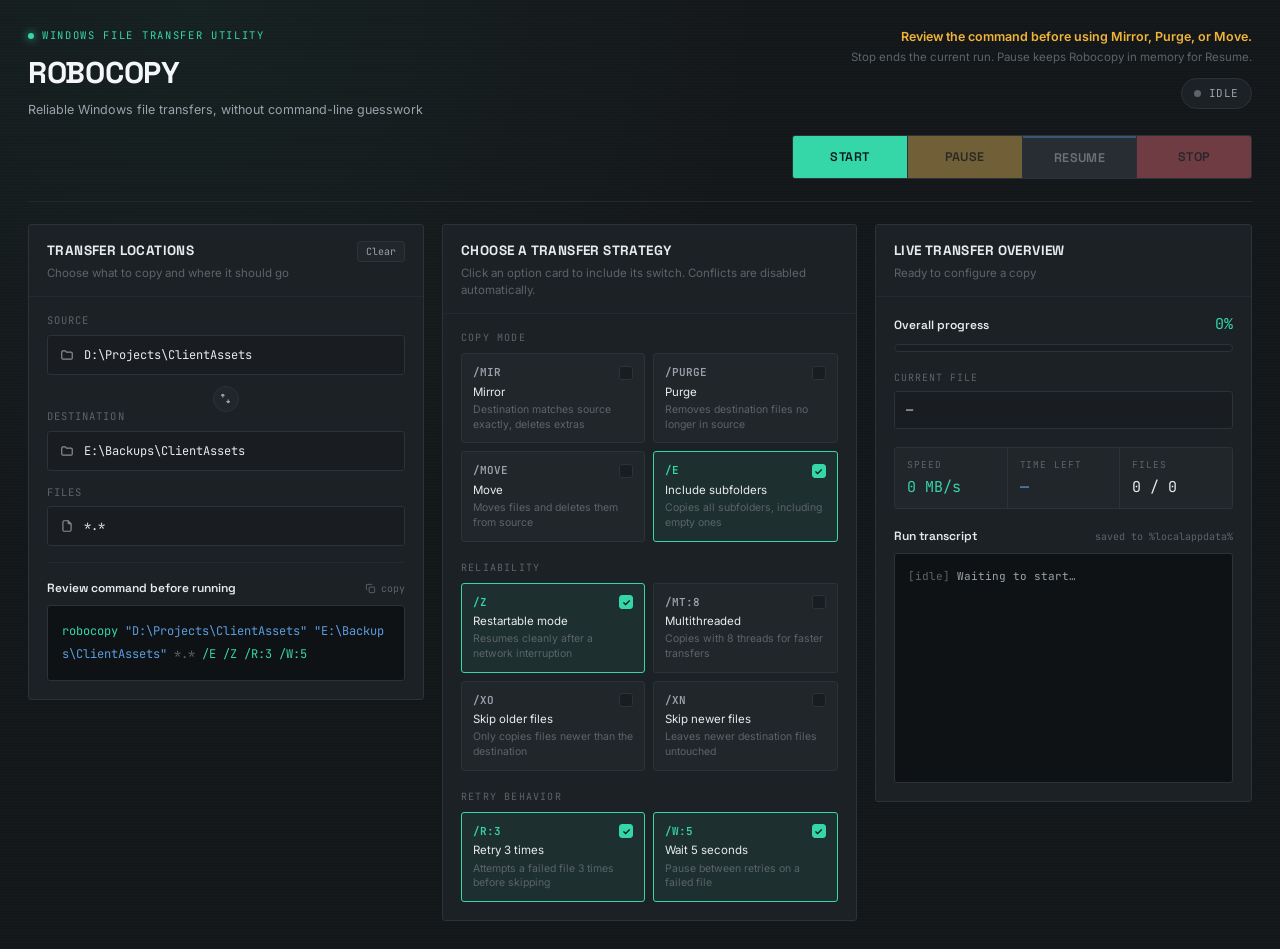
<file: GUI.html>
<!DOCTYPE html>
<html lang="en">
<head>
<meta charset="UTF-8">
<title>Robocopy — Dark Console Mockup</title>
<meta name="viewport" content="width=device-width, initial-scale=1.0">
<link rel="preconnect" href="https://fonts.googleapis.com">
<link href="https://fonts.googleapis.com/css2?family=Space+Grotesk:wght@500;600;700&family=Inter:wght@400;500;600&family=JetBrains+Mono:wght@400;500;600&display=swap" rel="stylesheet">
<style>
  :root{
    --bg: #14171A;
    --bg-raised: #191D21;
    --panel: #1C2125;
    --panel-2: #21262B;
    --border: #2B3238;
    --border-soft: #23292E;
    --text: #E8EBED;
    --text-dim: #9AA3AB;
    --text-faint: #5B6469;
    --accent: #35D6A8;
    --accent-dim: #1E8F6F;
    --accent-glow: rgba(53,214,168,0.18);
    --amber: #F0B437;
    --amber-dim: #8A6A22;
    --red: #EA5257;
    --red-dim: #7A3234;
    --blue: #5B9CE0;
    --radius: 3px;
    --font-display: 'Space Grotesk', sans-serif;
    --font-body: 'Inter', sans-serif;
    --font-mono: 'JetBrains Mono', monospace;
  }

  *{box-sizing:border-box;}
  html,body{margin:0;padding:0;}
  body{
    background: var(--bg);
    background-image:
      radial-gradient(circle at 15% 0%, rgba(53,214,168,0.05), transparent 40%),
      repeating-linear-gradient(0deg, rgba(255,255,255,0.012) 0px, rgba(255,255,255,0.012) 1px, transparent 1px, transparent 3px);
    color: var(--text);
    font-family: var(--font-body);
    font-size: 13px;
    line-height: 1.5;
    padding: 28px;
    min-height: 100vh;
  }

  .wrap{ max-width: 1440px; margin: 0 auto; }

  /* ===== HEADER ===== */
  header{
    display:flex;
    justify-content: space-between;
    align-items: flex-start;
    gap: 32px;
    padding-bottom: 22px;
    margin-bottom: 22px;
    border-bottom: 1px solid var(--border-soft);
  }
  .brand{ display:flex; flex-direction:column; gap:4px; }
  .eyebrow{
    font-family: var(--font-mono);
    font-size: 10.5px;
    letter-spacing: 0.16em;
    color: var(--accent);
    text-transform: uppercase;
    display:flex; align-items:center; gap:8px;
  }
  .eyebrow::before{
    content:"";
    width:6px; height:6px; border-radius:50%;
    background: var(--accent);
    box-shadow: 0 0 8px var(--accent);
  }
  h1{
    font-family: var(--font-display);
    font-weight: 700;
    font-size: 30px;
    letter-spacing: -0.01em;
    margin: 2px 0 0 0;
    color: #F4F6F7;
  }
  .tagline{ color: var(--text-dim); font-size: 12.5px; margin-top: 2px;}

  .header-right{ display:flex; flex-direction:column; align-items:flex-end; gap:12px; }
  .notice{
    text-align:right;
    max-width: 460px;
  }
  .notice .strong{ color: var(--amber); font-weight:600; font-size:12.5px; }
  .notice .sub{ color: var(--text-faint); font-size: 11.5px; margin-top:2px; }

  .status-pill{
    display:flex; align-items:center; gap:8px;
    font-family: var(--font-mono);
    font-size: 11px; letter-spacing:0.05em;
    background: var(--panel);
    border: 1px solid var(--border);
    padding: 6px 12px;
    border-radius: 20px;
    color: var(--text-dim);
  }
  .status-pill .dot{ width:7px; height:7px; border-radius:50%; background: var(--text-faint); }
  .status-pill.idle .dot{ background: var(--text-faint); }
  .status-pill.running .dot{ background: var(--accent); box-shadow: 0 0 6px var(--accent); animation: pulse 1.4s infinite; }
  .status-pill.running{ color: var(--accent); border-color: var(--accent-dim); }
  .status-pill.paused .dot{ background: var(--amber); box-shadow: 0 0 6px var(--amber); }
  .status-pill.paused{ color: var(--amber); border-color: var(--amber-dim); }
  .status-pill.stopped .dot{ background: var(--red); }
  .status-pill.stopped{ color: var(--red); border-color: var(--red-dim); }

  @keyframes pulse{ 0%,100%{opacity:1;} 50%{opacity:0.35;} }

  /* ===== ACTION BAR ===== */
  .action-bar{
    display:grid;
    grid-template-columns: repeat(4, 1fr);
    gap: 1px;
    background: var(--border);
    border: 1px solid var(--border);
    border-radius: var(--radius);
    overflow:hidden;
    margin-top: 14px;
    width: 460px;
    margin-left:auto;
  }
  .action-bar button{
    font-family: var(--font-display);
    font-weight: 600;
    font-size: 12.5px;
    letter-spacing: 0.03em;
    padding: 12px 0;
    border: none;
    cursor: pointer;
    background: var(--panel);
    color: var(--text-dim);
    transition: background 0.15s, color 0.15s;
  }
  .action-bar button:disabled{ cursor:not-allowed; opacity: 0.35; }
  .action-bar button.start{ color:#0B1F1A; background: var(--accent); }
  .action-bar button.start:hover:not(:disabled){ background:#4FE6BB; }
  .action-bar button.pause{ color:#241A03; background: var(--amber); }
  .action-bar button.pause:hover:not(:disabled){ background:#FFC658; }
  .action-bar button.resume{ background: var(--panel-2); color: var(--text); border-top:2px solid var(--blue); }
  .action-bar button.resume:hover:not(:disabled){ color:#fff; }
  .action-bar button.stop{ color:#2B0C0D; background: var(--red); }
  .action-bar button.stop:hover:not(:disabled){ background:#FF6B6F; }

  /* ===== GRID ===== */
  .grid{
    display:grid;
    grid-template-columns: 1.05fr 1.1fr 1fr;
    gap: 18px;
    align-items: start;
  }
  .panel{
    background: var(--panel);
    border: 1px solid var(--border);
    border-radius: var(--radius);
    overflow:hidden;
  }
  .panel-head{
    padding: 16px 18px 14px;
    border-bottom: 1px solid var(--border-soft);
    display:flex; justify-content:space-between; align-items:flex-start;
  }
  .panel-head h2{
    font-family: var(--font-display);
    font-size: 13.5px;
    letter-spacing: 0.03em;
    text-transform: uppercase;
    color: var(--text);
    margin:0;
  }
  .panel-head p{ color: var(--text-faint); font-size:11.5px; margin: 4px 0 0 0; }
  .panel-body{ padding: 16px 18px 18px; }

  /* ===== FIELDS ===== */
  .field-block{ margin-bottom: 14px; position:relative; }
  .field-label-row{
    display:flex; justify-content:space-between; align-items:center;
    margin-bottom: 6px;
  }
  .field-label{
    font-family: var(--font-mono);
    font-size: 10.5px;
    letter-spacing: 0.1em;
    color: var(--text-faint);
    text-transform: uppercase;
  }
  .mini-btn{
    font-family: var(--font-mono);
    font-size: 10px;
    color: var(--text-dim);
    background: var(--panel-2);
    border: 1px solid var(--border);
    padding: 3px 8px;
    border-radius: 3px;
    cursor:pointer;
  }
  .mini-btn:hover{ color: var(--accent); border-color: var(--accent-dim); }

  .path-input{
    display:flex; align-items:center; gap:8px;
    background: var(--bg-raised);
    border: 1px solid var(--border);
    border-radius: var(--radius);
    padding: 10px 12px;
  }
  .path-input:focus-within{ border-color: var(--accent-dim); box-shadow: 0 0 0 3px var(--accent-glow); }
  .path-input svg{ flex:none; opacity:0.55; }
  .path-input input{
    background:none; border:none; outline:none;
    color: var(--text);
    font-family: var(--font-mono);
    font-size: 12px;
    width:100%;
  }
  .path-input input::placeholder{ color: var(--text-faint); font-style: italic; }

  .swap-row{
    display:flex; justify-content:center; margin: -3px 0;
  }
  .swap-btn{
    background: var(--panel-2);
    border: 1px solid var(--border);
    border-radius: 50%;
    width: 26px; height:26px;
    display:flex; align-items:center; justify-content:center;
    cursor:pointer; color: var(--text-dim);
    z-index:2;
  }
  .swap-btn:hover{ color: var(--accent); border-color: var(--accent-dim); transform: rotate(180deg); transition: transform 0.25s; }

  hr.divider{ border:none; border-top:1px solid var(--border-soft); margin: 16px 0; }

  /* ===== COMMAND PREVIEW ===== */
  .cmd-label{
    display:flex; align-items:center; justify-content:space-between;
    margin-bottom: 8px;
  }
  .cmd-label span:first-child{
    font-family: var(--font-display); font-size:12px; font-weight:600;
    color: var(--text);
  }
  .copy-cmd{
    font-family: var(--font-mono); font-size: 10px;
    color: var(--text-faint); cursor:pointer; display:flex; gap:5px; align-items:center;
  }
  .copy-cmd:hover{ color: var(--accent); }
  .cmd-box{
    background: #0F1214;
    border: 1px solid var(--border);
    border-radius: var(--radius);
    padding: 14px 14px;
    font-family: var(--font-mono);
    font-size: 12px;
    line-height: 1.9;
    color: #C9CFD3;
    white-space: pre-wrap;
    word-break: break-all;
    min-height: 64px;
  }
  .cmd-box .k{ color: var(--accent); }
  .cmd-box .p{ color: var(--blue); }
  .cmd-box .c{ color: var(--text-faint); }

  /* ===== STRATEGY CARDS ===== */
  .group-title{
    font-family: var(--font-mono);
    font-size: 10px; letter-spacing:0.12em; text-transform:uppercase;
    color: var(--text-faint);
    margin: 18px 0 8px;
  }
  .group-title:first-child{ margin-top:0; }
  .card-grid{ display:grid; grid-template-columns: 1fr 1fr; gap: 8px; }
  .opt-card{
    background: var(--panel-2);
    border: 1px solid var(--border);
    border-radius: var(--radius);
    padding: 10px 11px;
    cursor:pointer;
    transition: border-color .12s, background .12s;
    position:relative;
  }
  .opt-card:hover{ border-color: var(--accent-dim); }
  .opt-card .row1{ display:flex; justify-content:space-between; align-items:center; }
  .opt-card .switch{
    font-family: var(--font-mono); font-size: 11px; font-weight:600;
    color: var(--text-dim);
  }
  .opt-card .name{ font-size: 11.5px; color: var(--text); margin-top:3px; }
  .opt-card .desc{ font-size: 10.5px; color: var(--text-faint); margin-top:2px; line-height:1.4; }
  .opt-card .check{
    width:14px; height:14px; border-radius:3px;
    border: 1px solid var(--border);
    background: var(--bg-raised);
    flex: none;
  }
  .opt-card.active{
    background: rgba(53,214,168,0.08);
    border-color: var(--accent);
  }
  .opt-card.active .switch{ color: var(--accent); }
  .opt-card.active .check{
    background: var(--accent); border-color: var(--accent);
    display:flex; align-items:center; justify-content:center;
  }
  .opt-card.active .check::after{
    content:"✓"; font-size:10px; color:#0B1F1A; font-weight:700; display:block; text-align:center; line-height:14px;
  }
  .opt-card.disabled{ opacity: 0.32; cursor: not-allowed; pointer-events:none; }

  /* ===== OVERVIEW PANEL ===== */
  .progress-wrap{ margin-bottom: 18px; }
  .progress-label-row{ display:flex; justify-content:space-between; align-items:baseline; margin-bottom:8px; }
  .progress-label-row .name{ font-family: var(--font-display); font-size:12px; font-weight:600; color: var(--text); }
  .progress-label-row .pct{ font-family: var(--font-mono); font-size: 15px; color: var(--accent); }
  .progress-track{
    height: 8px; background: var(--bg-raised); border-radius: 5px; overflow:hidden;
    border: 1px solid var(--border);
  }
  .progress-fill{
    height:100%; width:0%;
    background: linear-gradient(90deg, var(--accent-dim), var(--accent));
    border-radius: 5px;
    transition: width 0.4s ease;
  }

  .current-file{
    margin-bottom: 18px;
  }
  .current-file .cf-label{ font-family: var(--font-mono); font-size:10px; letter-spacing:0.1em; color: var(--text-faint); text-transform:uppercase; margin-bottom:6px;}
  .current-file .cf-name{
    font-family: var(--font-mono); font-size: 12px; color: var(--text);
    background: var(--bg-raised); border:1px solid var(--border);
    padding: 9px 11px; border-radius: var(--radius);
    overflow:hidden; text-overflow:ellipsis; white-space:nowrap;
  }

  .stat-row{
    display:grid; grid-template-columns: 1fr 1fr 1fr;
    gap: 1px; background: var(--border);
    border: 1px solid var(--border); border-radius: var(--radius);
    overflow:hidden;
    margin-bottom: 18px;
  }
  .stat{
    background: var(--panel-2); padding: 10px 12px;
  }
  .stat .stat-label{ font-family: var(--font-mono); font-size:9.5px; letter-spacing:0.1em; color: var(--text-faint); text-transform:uppercase; }
  .stat .stat-value{ font-family: var(--font-mono); font-size: 15px; color: var(--text); margin-top: 4px; }
  .stat.speed .stat-value{ color: var(--accent); }
  .stat.time .stat-value{ color: var(--blue); }

  .transcript-head{ display:flex; justify-content:space-between; align-items:center; margin-bottom:8px; }
  .transcript-head .name{ font-family: var(--font-display); font-size:12px; font-weight:600; color: var(--text); }
  .transcript-head .path{ font-family: var(--font-mono); font-size:10px; color: var(--text-faint); }
  .console{
    background: #0F1214;
    border: 1px solid var(--border);
    border-radius: var(--radius);
    padding: 12px 13px;
    height: 230px;
    overflow-y:auto;
    font-family: var(--font-mono);
    font-size: 11px;
    line-height: 1.85;
  }
  .console::-webkit-scrollbar{ width:8px; }
  .console::-webkit-scrollbar-thumb{ background: var(--border); border-radius: 4px; }
  .console .line{ white-space:pre; color: var(--text-dim); }
  .console .line .tag{ color: var(--text-faint); }
  .console .line.ok .tag{ color: var(--accent); }
  .console .line.warn .tag{ color: var(--amber); }
  .console .line.new .tag{ color: var(--blue); }

  ::selection{ background: var(--accent-glow); }

  @media (max-width: 1100px){
    .grid{ grid-template-columns: 1fr; }
    header{ flex-direction:column; }
    .action-bar{ margin-left:0; width:100%; }
    .header-right{ align-items:flex-start; width:100%; }
    .notice{ text-align:left; }
  }
</style>
</head>
<body>
<div class="wrap">

  <header>
    <div class="brand">
      <span class="eyebrow">Windows File Transfer Utility</span>
      <h1>ROBOCOPY</h1>
      <div class="tagline">Reliable Windows file transfers, without command-line guesswork</div>
    </div>
    <div class="header-right">
      <div class="notice">
        <div class="strong">Review the command before using Mirror, Purge, or Move.</div>
        <div class="sub">Stop ends the current run. Pause keeps Robocopy in memory for Resume.</div>
      </div>
      <div class="status-pill idle" id="statusPill">
        <span class="dot"></span>
        <span id="statusText">IDLE</span>
      </div>
      <div class="action-bar">
        <button class="start" id="btnStart">START</button>
        <button class="pause" id="btnPause" disabled>PAUSE</button>
        <button class="resume" id="btnResume" disabled>RESUME</button>
        <button class="stop" id="btnStop" disabled>STOP</button>
      </div>
    </div>
  </header>

  <div class="grid">

    <!-- COLUMN 1 — TRANSFER LOCATIONS -->
    <section class="panel">
      <div class="panel-head">
        <div>
          <h2>Transfer Locations</h2>
          <p>Choose what to copy and where it should go</p>
        </div>
        <button class="mini-btn" id="btnClear">Clear</button>
      </div>
      <div class="panel-body">

        <div class="field-block">
          <div class="field-label-row"><span class="field-label">Source</span></div>
          <div class="path-input">
            <svg width="14" height="14" viewBox="0 0 24 24" fill="none" stroke="currentColor" stroke-width="2"><path d="M3 7a2 2 0 0 1 2-2h4l2 2h8a2 2 0 0 1 2 2v8a2 2 0 0 1-2 2H5a2 2 0 0 1-2-2V7Z"/></svg>
            <input id="srcInput" type="text" value="D:\Projects\ClientAssets" placeholder="Source directory here">
          </div>
        </div>

        <div class="swap-row">
          <div class="swap-btn" id="btnSwap" title="Swap source and destination">
            <svg width="13" height="13" viewBox="0 0 24 24" fill="none" stroke="currentColor" stroke-width="2.2"><path d="M7 10V4m0 0L4 7m3-3 3 3"/><path d="M17 14v6m0 0 3-3m-3 3-3-3"/></svg>
          </div>
        </div>

        <div class="field-block">
          <div class="field-label-row"><span class="field-label">Destination</span></div>
          <div class="path-input">
            <svg width="14" height="14" viewBox="0 0 24 24" fill="none" stroke="currentColor" stroke-width="2"><path d="M3 7a2 2 0 0 1 2-2h4l2 2h8a2 2 0 0 1 2 2v8a2 2 0 0 1-2 2H5a2 2 0 0 1-2-2V7Z"/></svg>
            <input id="dstInput" type="text" value="E:\Backups\ClientAssets" placeholder="Destination directory here">
          </div>
        </div>

        <div class="field-block" style="margin-bottom:0;">
          <div class="field-label-row"><span class="field-label">Files</span></div>
          <div class="path-input">
            <svg width="14" height="14" viewBox="0 0 24 24" fill="none" stroke="currentColor" stroke-width="2"><path d="M14 3v4a1 1 0 0 0 1 1h4"/><path d="M17 21H7a2 2 0 0 1-2-2V5a2 2 0 0 1 2-2h7l5 5v11a2 2 0 0 1-2 2Z"/></svg>
            <input id="filesInput" type="text" value="*.*" placeholder="File pattern, e.g. *.psd">
          </div>
        </div>

        <hr class="divider">

        <div class="cmd-label">
          <span>Review command before running</span>
          <span class="copy-cmd" id="copyCmd">
            <svg width="11" height="11" viewBox="0 0 24 24" fill="none" stroke="currentColor" stroke-width="2"><rect x="9" y="9" width="12" height="12" rx="1.5"/><path d="M5 15H4a1 1 0 0 1-1-1V4a1 1 0 0 1 1-1h10a1 1 0 0 1 1 1v1"/></svg>
            copy
          </span>
        </div>
        <div class="cmd-box" id="cmdBox"></div>
      </div>
    </section>

    <!-- COLUMN 2 — STRATEGY -->
    <section class="panel">
      <div class="panel-head">
        <div>
          <h2>Choose a Transfer Strategy</h2>
          <p>Click an option card to include its switch. Conflicts are disabled automatically.</p>
        </div>
      </div>
      <div class="panel-body">

        <div class="group-title">Copy mode</div>
        <div class="card-grid">
          <div class="opt-card" data-sw="/MIR" data-group="mode">
            <div class="row1"><span class="switch">/MIR</span><span class="check"></span></div>
            <div class="name">Mirror</div>
            <div class="desc">Destination matches source exactly, deletes extras</div>
          </div>
          <div class="opt-card" data-sw="/PURGE" data-group="mode">
            <div class="row1"><span class="switch">/PURGE</span><span class="check"></span></div>
            <div class="name">Purge</div>
            <div class="desc">Removes destination files no longer in source</div>
          </div>
          <div class="opt-card" data-sw="/MOVE" data-group="mode">
            <div class="row1"><span class="switch">/MOVE</span><span class="check"></span></div>
            <div class="name">Move</div>
            <div class="desc">Moves files and deletes them from source</div>
          </div>
          <div class="opt-card active" data-sw="/E" data-group="">
            <div class="row1"><span class="switch">/E</span><span class="check"></span></div>
            <div class="name">Include subfolders</div>
            <div class="desc">Copies all subfolders, including empty ones</div>
          </div>
        </div>

        <div class="group-title">Reliability</div>
        <div class="card-grid">
          <div class="opt-card active" data-sw="/Z" data-group="">
            <div class="row1"><span class="switch">/Z</span><span class="check"></span></div>
            <div class="name">Restartable mode</div>
            <div class="desc">Resumes cleanly after a network interruption</div>
          </div>
          <div class="opt-card" data-sw="/MT:8" data-group="">
            <div class="row1"><span class="switch">/MT:8</span><span class="check"></span></div>
            <div class="name">Multithreaded</div>
            <div class="desc">Copies with 8 threads for faster transfers</div>
          </div>
          <div class="opt-card" data-sw="/XO" data-group="">
            <div class="row1"><span class="switch">/XO</span><span class="check"></span></div>
            <div class="name">Skip older files</div>
            <div class="desc">Only copies files newer than the destination</div>
          </div>
          <div class="opt-card" data-sw="/XN" data-group="">
            <div class="row1"><span class="switch">/XN</span><span class="check"></span></div>
            <div class="name">Skip newer files</div>
            <div class="desc">Leaves newer destination files untouched</div>
          </div>
        </div>

        <div class="group-title">Retry behavior</div>
        <div class="card-grid">
          <div class="opt-card active" data-sw="/R:3" data-group="">
            <div class="row1"><span class="switch">/R:3</span><span class="check"></span></div>
            <div class="name">Retry 3 times</div>
            <div class="desc">Attempts a failed file 3 times before skipping</div>
          </div>
          <div class="opt-card active" data-sw="/W:5" data-group="">
            <div class="row1"><span class="switch">/W:5</span><span class="check"></span></div>
            <div class="name">Wait 5 seconds</div>
            <div class="desc">Pause between retries on a failed file</div>
          </div>
        </div>

      </div>
    </section>

    <!-- COLUMN 3 — LIVE OVERVIEW -->
    <section class="panel">
      <div class="panel-head">
        <div>
          <h2>Live Transfer Overview</h2>
          <p id="overviewSub">Ready to configure a copy</p>
        </div>
      </div>
      <div class="panel-body">

        <div class="progress-wrap">
          <div class="progress-label-row">
            <span class="name">Overall progress</span>
            <span class="pct" id="pctText">0%</span>
          </div>
          <div class="progress-track"><div class="progress-fill" id="progressFill"></div></div>
        </div>

        <div class="current-file">
          <div class="cf-label">Current file</div>
          <div class="cf-name" id="currentFile">—</div>
        </div>

        <div class="stat-row">
          <div class="stat speed">
            <div class="stat-label">Speed</div>
            <div class="stat-value" id="statSpeed">0 MB/s</div>
          </div>
          <div class="stat time">
            <div class="stat-label">Time left</div>
            <div class="stat-value" id="statTime">—</div>
          </div>
          <div class="stat">
            <div class="stat-label">Files</div>
            <div class="stat-value" id="statFiles">0 / 0</div>
          </div>
        </div>

        <div class="transcript-head">
          <span class="name">Run transcript</span>
          <span class="path">saved to %localappdata%</span>
        </div>
        <div class="console" id="console">
          <div class="line"><span class="tag">[idle]</span> Waiting to start…</div>
        </div>

      </div>
    </section>

  </div>
</div>

<script>
  // ---------- Option card toggling with conflict groups ----------
  const cards = document.querySelectorAll('.opt-card');
  cards.forEach(card => {
    card.addEventListener('click', () => {
      const group = card.dataset.group;
      if (group) {
        cards.forEach(c => { if (c.dataset.group === group && c !== card) c.classList.remove('active'); });
      }
      card.classList.toggle('active');
      updateCommand();
    });
  });

  const srcInput = document.getElementById('srcInput');
  const dstInput = document.getElementById('dstInput');
  const filesInput = document.getElementById('filesInput');
  const cmdBox = document.getElementById('cmdBox');

  function buildSwitches(){
    return Array.from(cards).filter(c => c.classList.contains('active')).map(c => c.dataset.sw);
  }

  function updateCommand(){
    const src = srcInput.value || 'Source directory here';
    const dst = dstInput.value || 'Destination directory here';
    const files = filesInput.value || '*.*';
    const switches = buildSwitches();
    cmdBox.innerHTML =
      `<span class="k">robocopy</span> <span class="p">"${src}"</span> <span class="p">"${dst}"</span> <span class="c">${files}</span> ` +
      switches.map(s => `<span class="k">${s}</span>`).join(' ');
  }
  [srcInput, dstInput, filesInput].forEach(el => el.addEventListener('input', updateCommand));
  updateCommand();

  document.getElementById('btnClear').addEventListener('click', () => {
    srcInput.value = ''; dstInput.value = ''; filesInput.value = '*.*';
    updateCommand();
  });
  document.getElementById('btnSwap').addEventListener('click', () => {
    const t = srcInput.value; srcInput.value = dstInput.value; dstInput.value = t;
    updateCommand();
  });
  document.getElementById('copyCmd').addEventListener('click', () => {
    navigator.clipboard?.writeText(cmdBox.innerText);
  });

  // ---------- Simulated run ----------
  const btnStart = document.getElementById('btnStart');
  const btnPause = document.getElementById('btnPause');
  const btnResume = document.getElementById('btnResume');
  const btnStop = document.getElementById('btnStop');
  const statusPill = document.getElementById('statusPill');
  const statusText = document.getElementById('statusText');
  const progressFill = document.getElementById('progressFill');
  const pctText = document.getElementById('pctText');
  const currentFile = document.getElementById('currentFile');
  const statSpeed = document.getElementById('statSpeed');
  const statTime = document.getElementById('statTime');
  const statFiles = document.getElementById('statFiles');
  const consoleEl = document.getElementById('console');
  const overviewSub = document.getElementById('overviewSub');

  const sampleFiles = [
    'brand_guidelines_v3.pdf','hero_banner_final.psd','q3_report.xlsx','client_logo_set.zip',
    'meeting_notes_08-07.docx','render_pass_04.exr','invoice_10231.pdf','asset_manifest.json',
    'presentation_deck.pptx','thumbnail_grid.png'
  ];

  let progress = 0, fileIdx = 0, totalFiles = 128, timer = null;

  function setStatus(state){
    statusPill.className = 'status-pill ' + state;
    statusText.textContent = state.toUpperCase();
  }
  function log(tag, msg, cls){
    const line = document.createElement('div');
    line.className = 'line' + (cls ? ' ' + cls : '');
    line.innerHTML = `<span class="tag">[${tag}]</span> ${msg}`;
    consoleEl.appendChild(line);
    consoleEl.scrollTop = consoleEl.scrollHeight;
  }

  function tick(){
    progress = Math.min(100, progress + Math.random() * 4 + 1);
    fileIdx = Math.min(totalFiles, Math.floor((progress/100) * totalFiles));
    progressFill.style.width = progress.toFixed(0) + '%';
    pctText.textContent = progress.toFixed(0) + '%';
    const f = sampleFiles[Math.floor(Math.random()*sampleFiles.length)];
    currentFile.textContent = (dstInput.value || 'E:\\Backups') + '\\' + f;
    statSpeed.textContent = (18 + Math.random()*40).toFixed(1) + ' MB/s';
    const secsLeft = Math.max(0, Math.round((100-progress) * 0.6));
    statTime.textContent = secsLeft > 60 ? Math.floor(secsLeft/60)+'m '+ (secsLeft%60)+'s' : secsLeft+'s';
    statFiles.textContent = fileIdx + ' / ' + totalFiles;
    log('copy', f, 'ok');

    if (progress >= 100){
      clearInterval(timer);
      setStatus('idle');
      statusText.textContent = 'DONE';
      overviewSub.textContent = 'Transfer complete';
      log('done', `${totalFiles} files copied successfully`, 'ok');
      btnStart.disabled = false; btnPause.disabled = true; btnResume.disabled = true; btnStop.disabled = true;
    }
  }

  btnStart.addEventListener('click', () => {
    progress = 0; fileIdx = 0;
    consoleEl.innerHTML = '';
    log('init', 'Starting robocopy…', 'new');
    log('scan', `Scanning ${srcInput.value || 'source'} for ${totalFiles} files`, 'new');
    setStatus('running');
    overviewSub.textContent = 'Transfer in progress';
    btnStart.disabled = true; btnPause.disabled = false; btnResume.disabled = true; btnStop.disabled = false;
    timer = setInterval(tick, 550);
  });

  btnPause.addEventListener('click', () => {
    clearInterval(timer);
    setStatus('paused');
    overviewSub.textContent = 'Transfer paused';
    log('pause', 'Robocopy paused, kept in memory', 'warn');
    btnPause.disabled = true; btnResume.disabled = false;
  });

  btnResume.addEventListener('click', () => {
    setStatus('running');
    overviewSub.textContent = 'Transfer in progress';
    log('resume', 'Resuming from last checkpoint', 'new');
    btnResume.disabled = true; btnPause.disabled = false;
    timer = setInterval(tick, 550);
  });

  btnStop.addEventListener('click', () => {
    clearInterval(timer);
    setStatus('stopped');
    overviewSub.textContent = 'Transfer stopped';
    log('stop', 'Run ended by user', 'warn');
    btnStart.disabled = false; btnPause.disabled = true; btnResume.disabled = true; btnStop.disabled = true;
  });
</script>
</body>
</html>
</file>
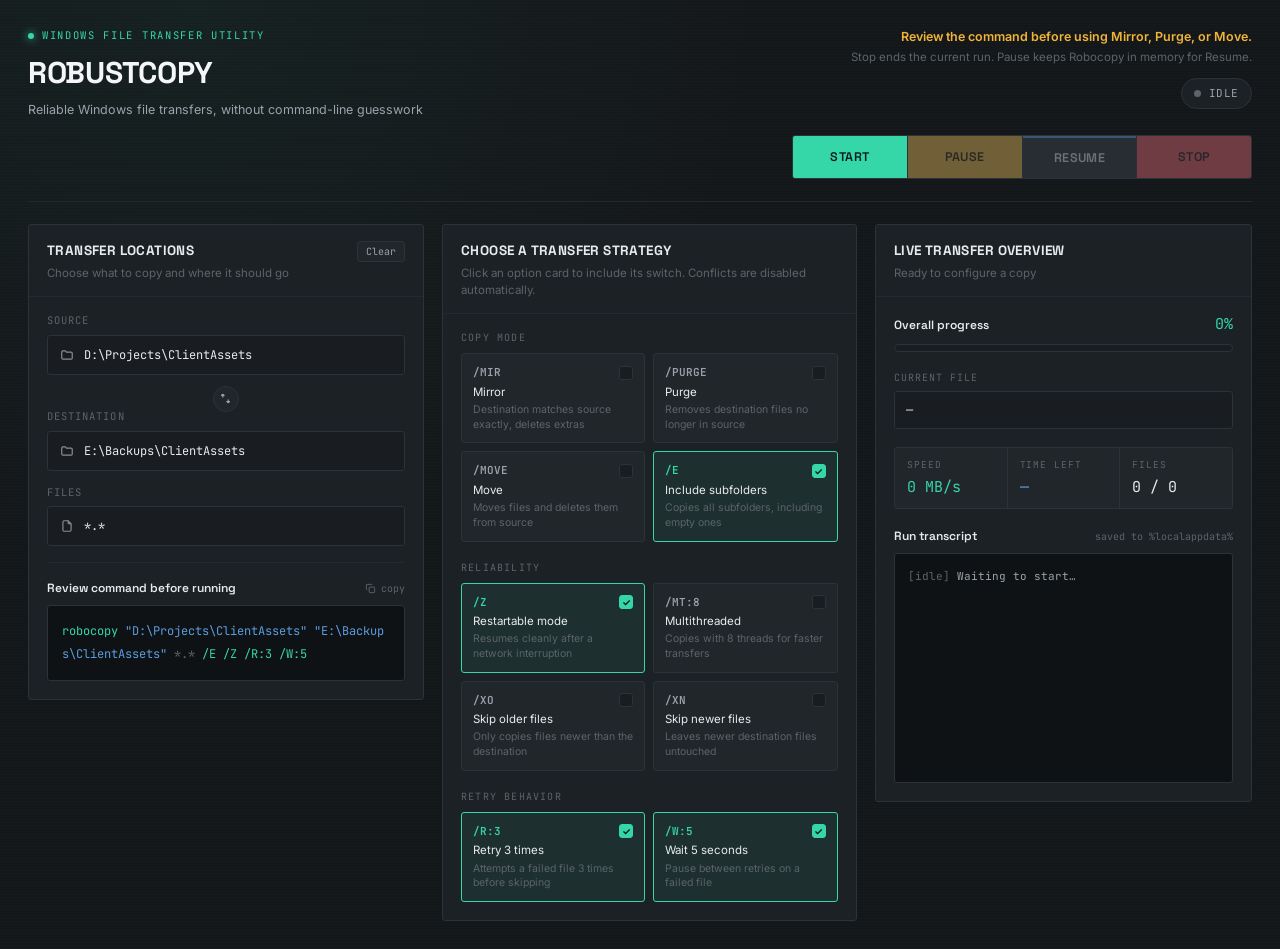
<file: docs/mockups/GUI.html>
<!DOCTYPE html>
<html lang="en">
<head>
<meta charset="UTF-8">
<title>RobustCopy — Dark Console Mockup</title>
<meta name="viewport" content="width=device-width, initial-scale=1.0">
<link rel="preconnect" href="https://fonts.googleapis.com">
<link href="https://fonts.googleapis.com/css2?family=Space+Grotesk:wght@500;600;700&family=Inter:wght@400;500;600&family=JetBrains+Mono:wght@400;500;600&display=swap" rel="stylesheet">
<style>
  :root{
    --bg: #14171A;
    --bg-raised: #191D21;
    --panel: #1C2125;
    --panel-2: #21262B;
    --border: #2B3238;
    --border-soft: #23292E;
    --text: #E8EBED;
    --text-dim: #9AA3AB;
    --text-faint: #5B6469;
    --accent: #35D6A8;
    --accent-dim: #1E8F6F;
    --accent-glow: rgba(53,214,168,0.18);
    --amber: #F0B437;
    --amber-dim: #8A6A22;
    --red: #EA5257;
    --red-dim: #7A3234;
    --blue: #5B9CE0;
    --radius: 3px;
    --font-display: 'Space Grotesk', sans-serif;
    --font-body: 'Inter', sans-serif;
    --font-mono: 'JetBrains Mono', monospace;
  }

  *{box-sizing:border-box;}
  html,body{margin:0;padding:0;}
  body{
    background: var(--bg);
    background-image:
      radial-gradient(circle at 15% 0%, rgba(53,214,168,0.05), transparent 40%),
      repeating-linear-gradient(0deg, rgba(255,255,255,0.012) 0px, rgba(255,255,255,0.012) 1px, transparent 1px, transparent 3px);
    color: var(--text);
    font-family: var(--font-body);
    font-size: 13px;
    line-height: 1.5;
    padding: 28px;
    min-height: 100vh;
  }

  .wrap{ max-width: 1440px; margin: 0 auto; }

  /* ===== HEADER ===== */
  header{
    display:flex;
    justify-content: space-between;
    align-items: flex-start;
    gap: 32px;
    padding-bottom: 22px;
    margin-bottom: 22px;
    border-bottom: 1px solid var(--border-soft);
  }
  .brand{ display:flex; flex-direction:column; gap:4px; }
  .eyebrow{
    font-family: var(--font-mono);
    font-size: 10.5px;
    letter-spacing: 0.16em;
    color: var(--accent);
    text-transform: uppercase;
    display:flex; align-items:center; gap:8px;
  }
  .eyebrow::before{
    content:"";
    width:6px; height:6px; border-radius:50%;
    background: var(--accent);
    box-shadow: 0 0 8px var(--accent);
  }
  h1{
    font-family: var(--font-display);
    font-weight: 700;
    font-size: 30px;
    letter-spacing: -0.01em;
    margin: 2px 0 0 0;
    color: #F4F6F7;
  }
  .tagline{ color: var(--text-dim); font-size: 12.5px; margin-top: 2px;}

  .header-right{ display:flex; flex-direction:column; align-items:flex-end; gap:12px; }
  .notice{
    text-align:right;
    max-width: 460px;
  }
  .notice .strong{ color: var(--amber); font-weight:600; font-size:12.5px; }
  .notice .sub{ color: var(--text-faint); font-size: 11.5px; margin-top:2px; }

  .status-pill{
    display:flex; align-items:center; gap:8px;
    font-family: var(--font-mono);
    font-size: 11px; letter-spacing:0.05em;
    background: var(--panel);
    border: 1px solid var(--border);
    padding: 6px 12px;
    border-radius: 20px;
    color: var(--text-dim);
  }
  .status-pill .dot{ width:7px; height:7px; border-radius:50%; background: var(--text-faint); }
  .status-pill.idle .dot{ background: var(--text-faint); }
  .status-pill.running .dot{ background: var(--accent); box-shadow: 0 0 6px var(--accent); animation: pulse 1.4s infinite; }
  .status-pill.running{ color: var(--accent); border-color: var(--accent-dim); }
  .status-pill.paused .dot{ background: var(--amber); box-shadow: 0 0 6px var(--amber); }
  .status-pill.paused{ color: var(--amber); border-color: var(--amber-dim); }
  .status-pill.stopped .dot{ background: var(--red); }
  .status-pill.stopped{ color: var(--red); border-color: var(--red-dim); }

  @keyframes pulse{ 0%,100%{opacity:1;} 50%{opacity:0.35;} }

  /* ===== ACTION BAR ===== */
  .action-bar{
    display:grid;
    grid-template-columns: repeat(4, 1fr);
    gap: 1px;
    background: var(--border);
    border: 1px solid var(--border);
    border-radius: var(--radius);
    overflow:hidden;
    margin-top: 14px;
    width: 460px;
    margin-left:auto;
  }
  .action-bar button{
    font-family: var(--font-display);
    font-weight: 600;
    font-size: 12.5px;
    letter-spacing: 0.03em;
    padding: 12px 0;
    border: none;
    cursor: pointer;
    background: var(--panel);
    color: var(--text-dim);
    transition: background 0.15s, color 0.15s;
  }
  .action-bar button:disabled{ cursor:not-allowed; opacity: 0.35; }
  .action-bar button.start{ color:#0B1F1A; background: var(--accent); }
  .action-bar button.start:hover:not(:disabled){ background:#4FE6BB; }
  .action-bar button.pause{ color:#241A03; background: var(--amber); }
  .action-bar button.pause:hover:not(:disabled){ background:#FFC658; }
  .action-bar button.resume{ background: var(--panel-2); color: var(--text); border-top:2px solid var(--blue); }
  .action-bar button.resume:hover:not(:disabled){ color:#fff; }
  .action-bar button.stop{ color:#2B0C0D; background: var(--red); }
  .action-bar button.stop:hover:not(:disabled){ background:#FF6B6F; }

  /* ===== GRID ===== */
  .grid{
    display:grid;
    grid-template-columns: 1.05fr 1.1fr 1fr;
    gap: 18px;
    align-items: start;
  }
  .panel{
    background: var(--panel);
    border: 1px solid var(--border);
    border-radius: var(--radius);
    overflow:hidden;
  }
  .panel-head{
    padding: 16px 18px 14px;
    border-bottom: 1px solid var(--border-soft);
    display:flex; justify-content:space-between; align-items:flex-start;
  }
  .panel-head h2{
    font-family: var(--font-display);
    font-size: 13.5px;
    letter-spacing: 0.03em;
    text-transform: uppercase;
    color: var(--text);
    margin:0;
  }
  .panel-head p{ color: var(--text-faint); font-size:11.5px; margin: 4px 0 0 0; }
  .panel-body{ padding: 16px 18px 18px; }

  /* ===== FIELDS ===== */
  .field-block{ margin-bottom: 14px; position:relative; }
  .field-label-row{
    display:flex; justify-content:space-between; align-items:center;
    margin-bottom: 6px;
  }
  .field-label{
    font-family: var(--font-mono);
    font-size: 10.5px;
    letter-spacing: 0.1em;
    color: var(--text-faint);
    text-transform: uppercase;
  }
  .mini-btn{
    font-family: var(--font-mono);
    font-size: 10px;
    color: var(--text-dim);
    background: var(--panel-2);
    border: 1px solid var(--border);
    padding: 3px 8px;
    border-radius: 3px;
    cursor:pointer;
  }
  .mini-btn:hover{ color: var(--accent); border-color: var(--accent-dim); }

  .path-input{
    display:flex; align-items:center; gap:8px;
    background: var(--bg-raised);
    border: 1px solid var(--border);
    border-radius: var(--radius);
    padding: 10px 12px;
  }
  .path-input:focus-within{ border-color: var(--accent-dim); box-shadow: 0 0 0 3px var(--accent-glow); }
  .path-input svg{ flex:none; opacity:0.55; }
  .path-input input{
    background:none; border:none; outline:none;
    color: var(--text);
    font-family: var(--font-mono);
    font-size: 12px;
    width:100%;
  }
  .path-input input::placeholder{ color: var(--text-faint); font-style: italic; }

  .swap-row{
    display:flex; justify-content:center; margin: -3px 0;
  }
  .swap-btn{
    background: var(--panel-2);
    border: 1px solid var(--border);
    border-radius: 50%;
    width: 26px; height:26px;
    display:flex; align-items:center; justify-content:center;
    cursor:pointer; color: var(--text-dim);
    z-index:2;
  }
  .swap-btn:hover{ color: var(--accent); border-color: var(--accent-dim); transform: rotate(180deg); transition: transform 0.25s; }

  hr.divider{ border:none; border-top:1px solid var(--border-soft); margin: 16px 0; }

  /* ===== COMMAND PREVIEW ===== */
  .cmd-label{
    display:flex; align-items:center; justify-content:space-between;
    margin-bottom: 8px;
  }
  .cmd-label span:first-child{
    font-family: var(--font-display); font-size:12px; font-weight:600;
    color: var(--text);
  }
  .copy-cmd{
    font-family: var(--font-mono); font-size: 10px;
    color: var(--text-faint); cursor:pointer; display:flex; gap:5px; align-items:center;
  }
  .copy-cmd:hover{ color: var(--accent); }
  .cmd-box{
    background: #0F1214;
    border: 1px solid var(--border);
    border-radius: var(--radius);
    padding: 14px 14px;
    font-family: var(--font-mono);
    font-size: 12px;
    line-height: 1.9;
    color: #C9CFD3;
    white-space: pre-wrap;
    word-break: break-all;
    min-height: 64px;
  }
  .cmd-box .k{ color: var(--accent); }
  .cmd-box .p{ color: var(--blue); }
  .cmd-box .c{ color: var(--text-faint); }

  /* ===== STRATEGY CARDS ===== */
  .group-title{
    font-family: var(--font-mono);
    font-size: 10px; letter-spacing:0.12em; text-transform:uppercase;
    color: var(--text-faint);
    margin: 18px 0 8px;
  }
  .group-title:first-child{ margin-top:0; }
  .card-grid{ display:grid; grid-template-columns: 1fr 1fr; gap: 8px; }
  .opt-card{
    background: var(--panel-2);
    border: 1px solid var(--border);
    border-radius: var(--radius);
    padding: 10px 11px;
    cursor:pointer;
    transition: border-color .12s, background .12s;
    position:relative;
  }
  .opt-card:hover{ border-color: var(--accent-dim); }
  .opt-card .row1{ display:flex; justify-content:space-between; align-items:center; }
  .opt-card .switch{
    font-family: var(--font-mono); font-size: 11px; font-weight:600;
    color: var(--text-dim);
  }
  .opt-card .name{ font-size: 11.5px; color: var(--text); margin-top:3px; }
  .opt-card .desc{ font-size: 10.5px; color: var(--text-faint); margin-top:2px; line-height:1.4; }
  .opt-card .check{
    width:14px; height:14px; border-radius:3px;
    border: 1px solid var(--border);
    background: var(--bg-raised);
    flex: none;
  }
  .opt-card.active{
    background: rgba(53,214,168,0.08);
    border-color: var(--accent);
  }
  .opt-card.active .switch{ color: var(--accent); }
  .opt-card.active .check{
    background: var(--accent); border-color: var(--accent);
    display:flex; align-items:center; justify-content:center;
  }
  .opt-card.active .check::after{
    content:"✓"; font-size:10px; color:#0B1F1A; font-weight:700; display:block; text-align:center; line-height:14px;
  }
  .opt-card.disabled{ opacity: 0.32; cursor: not-allowed; pointer-events:none; }

  /* ===== OVERVIEW PANEL ===== */
  .progress-wrap{ margin-bottom: 18px; }
  .progress-label-row{ display:flex; justify-content:space-between; align-items:baseline; margin-bottom:8px; }
  .progress-label-row .name{ font-family: var(--font-display); font-size:12px; font-weight:600; color: var(--text); }
  .progress-label-row .pct{ font-family: var(--font-mono); font-size: 15px; color: var(--accent); }
  .progress-track{
    height: 8px; background: var(--bg-raised); border-radius: 5px; overflow:hidden;
    border: 1px solid var(--border);
  }
  .progress-fill{
    height:100%; width:0%;
    background: linear-gradient(90deg, var(--accent-dim), var(--accent));
    border-radius: 5px;
    transition: width 0.4s ease;
  }

  .current-file{
    margin-bottom: 18px;
  }
  .current-file .cf-label{ font-family: var(--font-mono); font-size:10px; letter-spacing:0.1em; color: var(--text-faint); text-transform:uppercase; margin-bottom:6px;}
  .current-file .cf-name{
    font-family: var(--font-mono); font-size: 12px; color: var(--text);
    background: var(--bg-raised); border:1px solid var(--border);
    padding: 9px 11px; border-radius: var(--radius);
    overflow:hidden; text-overflow:ellipsis; white-space:nowrap;
  }

  .stat-row{
    display:grid; grid-template-columns: 1fr 1fr 1fr;
    gap: 1px; background: var(--border);
    border: 1px solid var(--border); border-radius: var(--radius);
    overflow:hidden;
    margin-bottom: 18px;
  }
  .stat{
    background: var(--panel-2); padding: 10px 12px;
  }
  .stat .stat-label{ font-family: var(--font-mono); font-size:9.5px; letter-spacing:0.1em; color: var(--text-faint); text-transform:uppercase; }
  .stat .stat-value{ font-family: var(--font-mono); font-size: 15px; color: var(--text); margin-top: 4px; }
  .stat.speed .stat-value{ color: var(--accent); }
  .stat.time .stat-value{ color: var(--blue); }

  .transcript-head{ display:flex; justify-content:space-between; align-items:center; margin-bottom:8px; }
  .transcript-head .name{ font-family: var(--font-display); font-size:12px; font-weight:600; color: var(--text); }
  .transcript-head .path{ font-family: var(--font-mono); font-size:10px; color: var(--text-faint); }
  .console{
    background: #0F1214;
    border: 1px solid var(--border);
    border-radius: var(--radius);
    padding: 12px 13px;
    height: 230px;
    overflow-y:auto;
    font-family: var(--font-mono);
    font-size: 11px;
    line-height: 1.85;
  }
  .console::-webkit-scrollbar{ width:8px; }
  .console::-webkit-scrollbar-thumb{ background: var(--border); border-radius: 4px; }
  .console .line{ white-space:pre; color: var(--text-dim); }
  .console .line .tag{ color: var(--text-faint); }
  .console .line.ok .tag{ color: var(--accent); }
  .console .line.warn .tag{ color: var(--amber); }
  .console .line.new .tag{ color: var(--blue); }

  ::selection{ background: var(--accent-glow); }

  @media (max-width: 1100px){
    .grid{ grid-template-columns: 1fr; }
    header{ flex-direction:column; }
    .action-bar{ margin-left:0; width:100%; }
    .header-right{ align-items:flex-start; width:100%; }
    .notice{ text-align:left; }
  }
</style>
</head>
<body>
<div class="wrap">

  <header>
    <div class="brand">
      <span class="eyebrow">Windows File Transfer Utility</span>
      <h1>ROBUSTCOPY</h1>
      <div class="tagline">Reliable Windows file transfers, without command-line guesswork</div>
    </div>
    <div class="header-right">
      <div class="notice">
        <div class="strong">Review the command before using Mirror, Purge, or Move.</div>
        <div class="sub">Stop ends the current run. Pause keeps Robocopy in memory for Resume.</div>
      </div>
      <div class="status-pill idle" id="statusPill">
        <span class="dot"></span>
        <span id="statusText">IDLE</span>
      </div>
      <div class="action-bar">
        <button class="start" id="btnStart">START</button>
        <button class="pause" id="btnPause" disabled>PAUSE</button>
        <button class="resume" id="btnResume" disabled>RESUME</button>
        <button class="stop" id="btnStop" disabled>STOP</button>
      </div>
    </div>
  </header>

  <div class="grid">

    <!-- COLUMN 1 — TRANSFER LOCATIONS -->
    <section class="panel">
      <div class="panel-head">
        <div>
          <h2>Transfer Locations</h2>
          <p>Choose what to copy and where it should go</p>
        </div>
        <button class="mini-btn" id="btnClear">Clear</button>
      </div>
      <div class="panel-body">

        <div class="field-block">
          <div class="field-label-row"><span class="field-label">Source</span></div>
          <div class="path-input">
            <svg width="14" height="14" viewBox="0 0 24 24" fill="none" stroke="currentColor" stroke-width="2"><path d="M3 7a2 2 0 0 1 2-2h4l2 2h8a2 2 0 0 1 2 2v8a2 2 0 0 1-2 2H5a2 2 0 0 1-2-2V7Z"/></svg>
            <input id="srcInput" type="text" value="D:\Projects\ClientAssets" placeholder="Source directory here">
          </div>
        </div>

        <div class="swap-row">
          <div class="swap-btn" id="btnSwap" title="Swap source and destination">
            <svg width="13" height="13" viewBox="0 0 24 24" fill="none" stroke="currentColor" stroke-width="2.2"><path d="M7 10V4m0 0L4 7m3-3 3 3"/><path d="M17 14v6m0 0 3-3m-3 3-3-3"/></svg>
          </div>
        </div>

        <div class="field-block">
          <div class="field-label-row"><span class="field-label">Destination</span></div>
          <div class="path-input">
            <svg width="14" height="14" viewBox="0 0 24 24" fill="none" stroke="currentColor" stroke-width="2"><path d="M3 7a2 2 0 0 1 2-2h4l2 2h8a2 2 0 0 1 2 2v8a2 2 0 0 1-2 2H5a2 2 0 0 1-2-2V7Z"/></svg>
            <input id="dstInput" type="text" value="E:\Backups\ClientAssets" placeholder="Destination directory here">
          </div>
        </div>

        <div class="field-block" style="margin-bottom:0;">
          <div class="field-label-row"><span class="field-label">Files</span></div>
          <div class="path-input">
            <svg width="14" height="14" viewBox="0 0 24 24" fill="none" stroke="currentColor" stroke-width="2"><path d="M14 3v4a1 1 0 0 0 1 1h4"/><path d="M17 21H7a2 2 0 0 1-2-2V5a2 2 0 0 1 2-2h7l5 5v11a2 2 0 0 1-2 2Z"/></svg>
            <input id="filesInput" type="text" value="*.*" placeholder="File pattern, e.g. *.psd">
          </div>
        </div>

        <hr class="divider">

        <div class="cmd-label">
          <span>Review command before running</span>
          <span class="copy-cmd" id="copyCmd">
            <svg width="11" height="11" viewBox="0 0 24 24" fill="none" stroke="currentColor" stroke-width="2"><rect x="9" y="9" width="12" height="12" rx="1.5"/><path d="M5 15H4a1 1 0 0 1-1-1V4a1 1 0 0 1 1-1h10a1 1 0 0 1 1 1v1"/></svg>
            copy
          </span>
        </div>
        <div class="cmd-box" id="cmdBox"></div>
      </div>
    </section>

    <!-- COLUMN 2 — STRATEGY -->
    <section class="panel">
      <div class="panel-head">
        <div>
          <h2>Choose a Transfer Strategy</h2>
          <p>Click an option card to include its switch. Conflicts are disabled automatically.</p>
        </div>
      </div>
      <div class="panel-body">

        <div class="group-title">Copy mode</div>
        <div class="card-grid">
          <div class="opt-card" data-sw="/MIR" data-group="mode">
            <div class="row1"><span class="switch">/MIR</span><span class="check"></span></div>
            <div class="name">Mirror</div>
            <div class="desc">Destination matches source exactly, deletes extras</div>
          </div>
          <div class="opt-card" data-sw="/PURGE" data-group="mode">
            <div class="row1"><span class="switch">/PURGE</span><span class="check"></span></div>
            <div class="name">Purge</div>
            <div class="desc">Removes destination files no longer in source</div>
          </div>
          <div class="opt-card" data-sw="/MOVE" data-group="mode">
            <div class="row1"><span class="switch">/MOVE</span><span class="check"></span></div>
            <div class="name">Move</div>
            <div class="desc">Moves files and deletes them from source</div>
          </div>
          <div class="opt-card active" data-sw="/E" data-group="">
            <div class="row1"><span class="switch">/E</span><span class="check"></span></div>
            <div class="name">Include subfolders</div>
            <div class="desc">Copies all subfolders, including empty ones</div>
          </div>
        </div>

        <div class="group-title">Reliability</div>
        <div class="card-grid">
          <div class="opt-card active" data-sw="/Z" data-group="">
            <div class="row1"><span class="switch">/Z</span><span class="check"></span></div>
            <div class="name">Restartable mode</div>
            <div class="desc">Resumes cleanly after a network interruption</div>
          </div>
          <div class="opt-card" data-sw="/MT:8" data-group="">
            <div class="row1"><span class="switch">/MT:8</span><span class="check"></span></div>
            <div class="name">Multithreaded</div>
            <div class="desc">Copies with 8 threads for faster transfers</div>
          </div>
          <div class="opt-card" data-sw="/XO" data-group="">
            <div class="row1"><span class="switch">/XO</span><span class="check"></span></div>
            <div class="name">Skip older files</div>
            <div class="desc">Only copies files newer than the destination</div>
          </div>
          <div class="opt-card" data-sw="/XN" data-group="">
            <div class="row1"><span class="switch">/XN</span><span class="check"></span></div>
            <div class="name">Skip newer files</div>
            <div class="desc">Leaves newer destination files untouched</div>
          </div>
        </div>

        <div class="group-title">Retry behavior</div>
        <div class="card-grid">
          <div class="opt-card active" data-sw="/R:3" data-group="">
            <div class="row1"><span class="switch">/R:3</span><span class="check"></span></div>
            <div class="name">Retry 3 times</div>
            <div class="desc">Attempts a failed file 3 times before skipping</div>
          </div>
          <div class="opt-card active" data-sw="/W:5" data-group="">
            <div class="row1"><span class="switch">/W:5</span><span class="check"></span></div>
            <div class="name">Wait 5 seconds</div>
            <div class="desc">Pause between retries on a failed file</div>
          </div>
        </div>

      </div>
    </section>

    <!-- COLUMN 3 — LIVE OVERVIEW -->
    <section class="panel">
      <div class="panel-head">
        <div>
          <h2>Live Transfer Overview</h2>
          <p id="overviewSub">Ready to configure a copy</p>
        </div>
      </div>
      <div class="panel-body">

        <div class="progress-wrap">
          <div class="progress-label-row">
            <span class="name">Overall progress</span>
            <span class="pct" id="pctText">0%</span>
          </div>
          <div class="progress-track"><div class="progress-fill" id="progressFill"></div></div>
        </div>

        <div class="current-file">
          <div class="cf-label">Current file</div>
          <div class="cf-name" id="currentFile">—</div>
        </div>

        <div class="stat-row">
          <div class="stat speed">
            <div class="stat-label">Speed</div>
            <div class="stat-value" id="statSpeed">0 MB/s</div>
          </div>
          <div class="stat time">
            <div class="stat-label">Time left</div>
            <div class="stat-value" id="statTime">—</div>
          </div>
          <div class="stat">
            <div class="stat-label">Files</div>
            <div class="stat-value" id="statFiles">0 / 0</div>
          </div>
        </div>

        <div class="transcript-head">
          <span class="name">Run transcript</span>
          <span class="path">saved to %localappdata%</span>
        </div>
        <div class="console" id="console">
          <div class="line"><span class="tag">[idle]</span> Waiting to start…</div>
        </div>

      </div>
    </section>

  </div>
</div>

<script>
  // ---------- Option card toggling with conflict groups ----------
  const cards = document.querySelectorAll('.opt-card');
  cards.forEach(card => {
    card.addEventListener('click', () => {
      const group = card.dataset.group;
      if (group) {
        cards.forEach(c => { if (c.dataset.group === group && c !== card) c.classList.remove('active'); });
      }
      card.classList.toggle('active');
      updateCommand();
    });
  });

  const srcInput = document.getElementById('srcInput');
  const dstInput = document.getElementById('dstInput');
  const filesInput = document.getElementById('filesInput');
  const cmdBox = document.getElementById('cmdBox');

  function buildSwitches(){
    return Array.from(cards).filter(c => c.classList.contains('active')).map(c => c.dataset.sw);
  }

  function updateCommand(){
    const src = srcInput.value || 'Source directory here';
    const dst = dstInput.value || 'Destination directory here';
    const files = filesInput.value || '*.*';
    const switches = buildSwitches();
    cmdBox.innerHTML =
      `<span class="k">robocopy</span> <span class="p">"${src}"</span> <span class="p">"${dst}"</span> <span class="c">${files}</span> ` +
      switches.map(s => `<span class="k">${s}</span>`).join(' ');
  }
  [srcInput, dstInput, filesInput].forEach(el => el.addEventListener('input', updateCommand));
  updateCommand();

  document.getElementById('btnClear').addEventListener('click', () => {
    srcInput.value = ''; dstInput.value = ''; filesInput.value = '*.*';
    updateCommand();
  });
  document.getElementById('btnSwap').addEventListener('click', () => {
    const t = srcInput.value; srcInput.value = dstInput.value; dstInput.value = t;
    updateCommand();
  });
  document.getElementById('copyCmd').addEventListener('click', () => {
    navigator.clipboard?.writeText(cmdBox.innerText);
  });

  // ---------- Simulated run ----------
  const btnStart = document.getElementById('btnStart');
  const btnPause = document.getElementById('btnPause');
  const btnResume = document.getElementById('btnResume');
  const btnStop = document.getElementById('btnStop');
  const statusPill = document.getElementById('statusPill');
  const statusText = document.getElementById('statusText');
  const progressFill = document.getElementById('progressFill');
  const pctText = document.getElementById('pctText');
  const currentFile = document.getElementById('currentFile');
  const statSpeed = document.getElementById('statSpeed');
  const statTime = document.getElementById('statTime');
  const statFiles = document.getElementById('statFiles');
  const consoleEl = document.getElementById('console');
  const overviewSub = document.getElementById('overviewSub');

  const sampleFiles = [
    'brand_guidelines_v3.pdf','hero_banner_final.psd','q3_report.xlsx','client_logo_set.zip',
    'meeting_notes_08-07.docx','render_pass_04.exr','invoice_10231.pdf','asset_manifest.json',
    'presentation_deck.pptx','thumbnail_grid.png'
  ];

  let progress = 0, fileIdx = 0, totalFiles = 128, timer = null;

  function setStatus(state){
    statusPill.className = 'status-pill ' + state;
    statusText.textContent = state.toUpperCase();
  }
  function log(tag, msg, cls){
    const line = document.createElement('div');
    line.className = 'line' + (cls ? ' ' + cls : '');
    line.innerHTML = `<span class="tag">[${tag}]</span> ${msg}`;
    consoleEl.appendChild(line);
    consoleEl.scrollTop = consoleEl.scrollHeight;
  }

  function tick(){
    progress = Math.min(100, progress + Math.random() * 4 + 1);
    fileIdx = Math.min(totalFiles, Math.floor((progress/100) * totalFiles));
    progressFill.style.width = progress.toFixed(0) + '%';
    pctText.textContent = progress.toFixed(0) + '%';
    const f = sampleFiles[Math.floor(Math.random()*sampleFiles.length)];
    currentFile.textContent = (dstInput.value || 'E:\\Backups') + '\\' + f;
    statSpeed.textContent = (18 + Math.random()*40).toFixed(1) + ' MB/s';
    const secsLeft = Math.max(0, Math.round((100-progress) * 0.6));
    statTime.textContent = secsLeft > 60 ? Math.floor(secsLeft/60)+'m '+ (secsLeft%60)+'s' : secsLeft+'s';
    statFiles.textContent = fileIdx + ' / ' + totalFiles;
    log('copy', f, 'ok');

    if (progress >= 100){
      clearInterval(timer);
      setStatus('idle');
      statusText.textContent = 'DONE';
      overviewSub.textContent = 'Transfer complete';
      log('done', `${totalFiles} files copied successfully`, 'ok');
      btnStart.disabled = false; btnPause.disabled = true; btnResume.disabled = true; btnStop.disabled = true;
    }
  }

  btnStart.addEventListener('click', () => {
    progress = 0; fileIdx = 0;
    consoleEl.innerHTML = '';
    log('init', 'Starting robocopy…', 'new');
    log('scan', `Scanning ${srcInput.value || 'source'} for ${totalFiles} files`, 'new');
    setStatus('running');
    overviewSub.textContent = 'Transfer in progress';
    btnStart.disabled = true; btnPause.disabled = false; btnResume.disabled = true; btnStop.disabled = false;
    timer = setInterval(tick, 550);
  });

  btnPause.addEventListener('click', () => {
    clearInterval(timer);
    setStatus('paused');
    overviewSub.textContent = 'Transfer paused';
    log('pause', 'Robocopy paused, kept in memory', 'warn');
    btnPause.disabled = true; btnResume.disabled = false;
  });

  btnResume.addEventListener('click', () => {
    setStatus('running');
    overviewSub.textContent = 'Transfer in progress';
    log('resume', 'Resuming from last checkpoint', 'new');
    btnResume.disabled = true; btnPause.disabled = false;
    timer = setInterval(tick, 550);
  });

  btnStop.addEventListener('click', () => {
    clearInterval(timer);
    setStatus('stopped');
    overviewSub.textContent = 'Transfer stopped';
    log('stop', 'Run ended by user', 'warn');
    btnStart.disabled = false; btnPause.disabled = true; btnResume.disabled = true; btnStop.disabled = true;
  });
</script>
</body>
</html>
</file>
